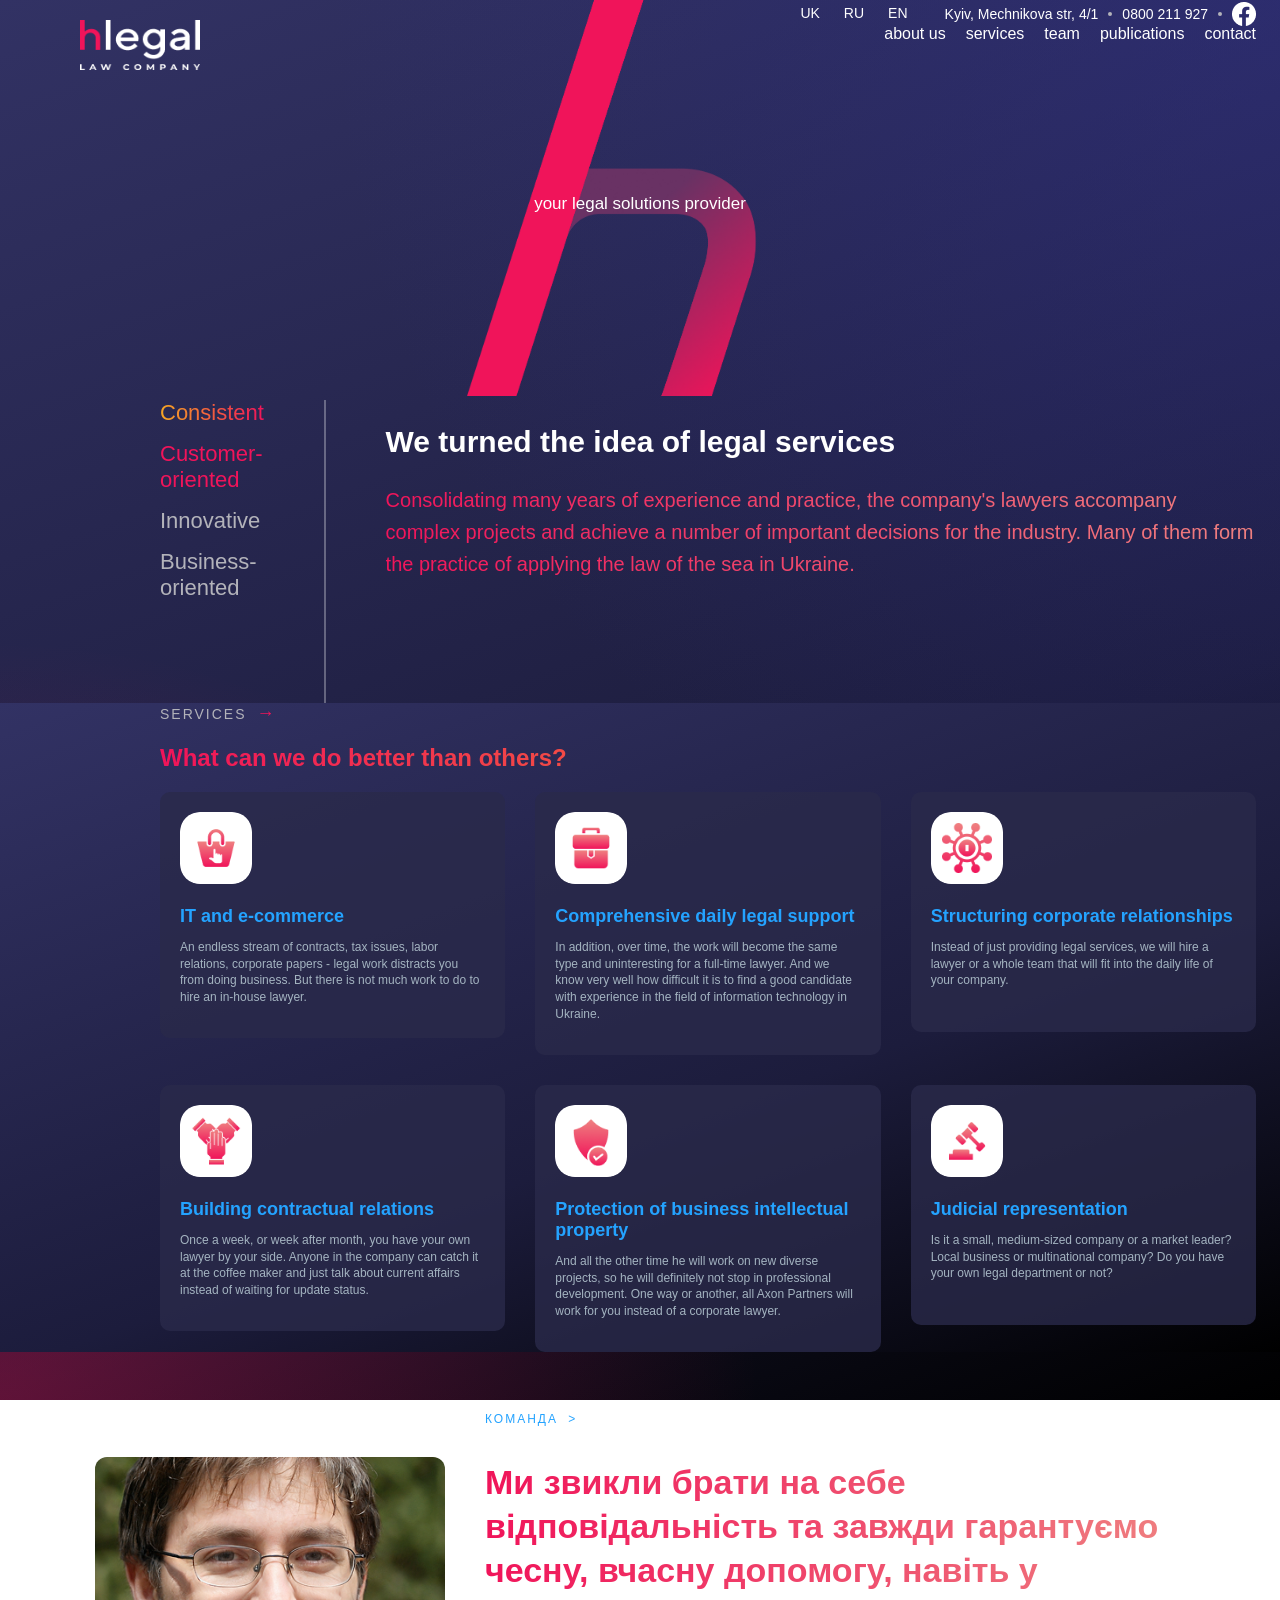
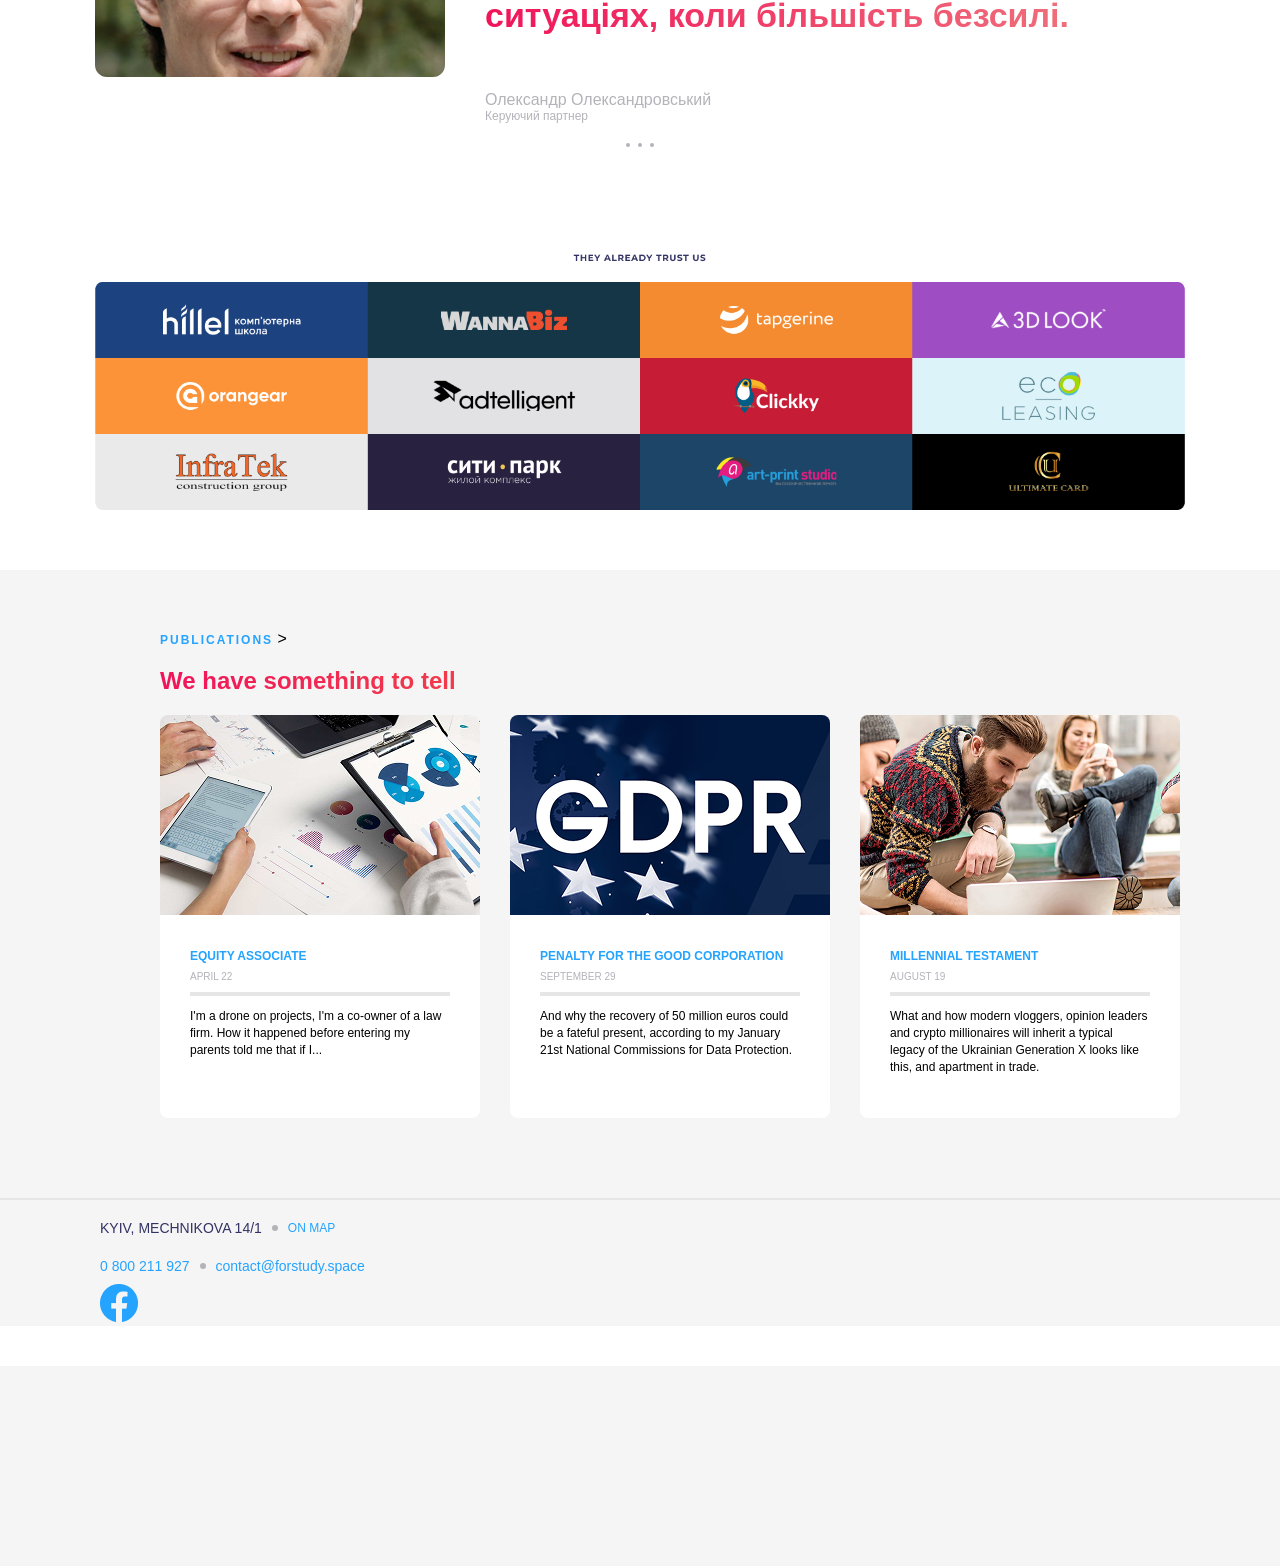
<file: index.html>
<!doctype html>
<html lang="en">
  <head>
    <meta charset="UTF-8" />
    <title>Hlegal</title>
    <link rel="stylesheet" href="style.css" />
  </head>
  <body>
    <header class="header">
      <div class="container header__inner">
        <img src="images/logo.png" alt="logo" class="header__logo-img" />
        <div class="header__top">
          <div class="header__lang">
            <span>UK</span>
            <span>RU</span>
            <span>EN</span>
          </div>

          <div class="header__info">
            <span>Kyiv, Mechnikova str, 4/1</span>
            <span class="dot"></span>
            <span>0800 211 927</span>
            <span class="dot"></span>
            <img src="images/facebook.png" alt="fb" />
          </div>
        </div>

        <nav class="header__nav">
          <a href="#">about us</a>
          <a href="pages/services.html">services</a>
          <a href="#">team</a>
          <a href="#">publications</a>
          <a href="#">contact</a>
        </nav>
      </div>
    </header>

    <main>
      <section class="hero">
        <img src="images/h-letter.png" class="hero__bg" alt="" />
        <div class="hero__content">
          <h1>your legal solutions provider</h1>
        </div>
      </section>
      <section class="about">
        <div class="container about__inner">
          <ul class="about__list">
            <li>Consistent</li>
            <li class="active">Customer-oriented</li>
            <li>Innovative</li>
            <li>Business-oriented</li>
          </ul>

          <div class="about__divider"></div>

          <div class="about__content">
            <h2>We turned the idea of legal services</h2>
            <p>
              Consolidating many years of experience and practice, the company's
              lawyers accompany complex projects and achieve a number of
              important decisions for the industry. Many of them form the
              practice of applying the law of the sea in Ukraine.
            </p>
          </div>
        </div>
      </section>

      <section class="services">
        <div class="container">
          <div class="services__top">
            <span class="services__label">SERVICES</span>
            <span class="services__arrow">→</span>
          </div>
          <h2>What can we do better than others?</h2>

          <div class="services__grid">
            <div class="card">
              <img src="images/it.png" alt="" />
              <h3>IT and e-commerce</h3>
              <p>
                An endless stream of contracts, tax issues, labor relations,
                corporate papers - legal work distracts you from doing business.
                But there is not much work to do to hire an in-house lawyer.
              </p>
            </div>

            <div class="card">
              <img src="images/legal.png" alt="" />
              <h3>Comprehensive daily legal support</h3>
              <p>
                In addition, over time, the work will become the same type and
                uninteresting for a full-time lawyer. And we know very well how
                difficult it is to find a good candidate with experience in the
                field of information technology in Ukraine.
              </p>
            </div>

            <div class="card">
              <img src="images/corporate.png" alt="" />
              <h3>Structuring corporate relationships</h3>
              <p>
                Instead of just providing legal services, we will hire a lawyer
                or a whole team that will fit into the daily life of your
                company.
              </p>
            </div>

            <div class="card">
              <img src="images/contracts.png" alt="" />
              <h3>Building contractual relations</h3>
              <p>
                Once a week, or week after month, you have your own lawyer by
                your side. Anyone in the company can catch it at the coffee
                maker and just talk about current affairs instead of waiting for
                update status.
              </p>
            </div>

            <div class="card">
              <img src="images/ip.png" alt="" />
              <h3>Protection of business intellectual property</h3>
              <p>
                And all the other time he will work on new diverse projects, so
                he will definitely not stop in professional development. One way
                or another, all Axon Partners will work for you instead of a
                corporate lawyer.
              </p>
            </div>

            <div class="card">
              <img src="images/court.png" alt="" />
              <h3>Judicial representation</h3>
              <p>
                Is it a small, medium-sized company or a market leader? Local
                business or multinational company? Do you have your own legal
                department or not?
              </p>
            </div>
          </div>
        </div>
      </section>

      <section class="team">
        <div class="team__inner">
          <img src="images/person.jpg" alt="" />
          <div class="team__text">
            <span class="team__label"
              >КОМАНДА <span class="arrow">></span></span
            >
            <p>
              Ми звикли брати на себе відповідальність та завжди гарантуємо
              чесну, вчасну допомогу, навіть у ситуаціях, коли більшість
              безсилі.
            </p>
            <span class="team__name"> Олександр Олександровський</span>
            <span class="team__role">Керуючий партнер</span>
          </div>
        </div>
        <div class="team__dots">
          <span class="dot active"></span>
          <span class="dot"></span>
          <span class="dot"></span>
        </div>
        <div class="trust">
          <p class="trust__title"></p>
        </div>
        <div class="trust__image">
          <img src="images/Clients.jpg" alt="clients" />
        </div>
      </section>

      <section class="blog">
        <div class="container">
          <div class="posts-header">
            <div class="posts-header__top">
              <span class="posts-header__label">PUBLICATIONS</span>
              <span class="posts-header__arrow">></span>
            </div>

            <h2 class="posts-header__title">We have something to tell</h2>
          </div>

          <div class="blog__grid">
            <div class="post">
              <img src="images/Cover.png" />
              <div class="post__text">
                <span class="post__tag">EQUITY ASSOCIATE</span>

                <span class="post__date">APRIL 22</span>

                <div class="post__separator"></div>

                <p class="post__content">
                  I'm a drone on projects, I'm a co-owner of a law firm. How it
                  happened before entering my parents told me that if I...
                </p>
              </div>
            </div>

            <div class="post">
              <img src="images/im.png" />
              <div class="post__text">
                <span class="post__tag">PENALTY FOR THE GOOD CORPORATION</span>

                <span class="post__date">SEPTEMBER 29</span>

                <div class="post__separator"></div>

                <p class="post__content">
                  And why the recovery of 50 million euros could be a fateful
                  present, according to my January 21st National Commissions for
                  Data Protection.
                </p>
              </div>
            </div>

            <div class="post">
              <img src="images/ii.png" />
              <div class="post__text">
                <span class="post__tag">MILLENNIAL TESTAMENT</span>

                <span class="post__date">AUGUST 19</span>

                <div class="post__separator"></div>

                <p class="post__content">
                  What and how modern vloggers, opinion leaders and crypto
                  millionaires will inherit a typical legacy of the Ukrainian
                  Generation X looks like this, and apartment in trade.
                </p>
              </div>
            </div>
          </div>
        </div>
      </section>
    </main>
    <div class="footer-top">
      <div class="footer-separator"></div>

      <div class="footer-info">
        <!-- 1 строка -->
        <div class="footer-row">
          <span class="footer-address">KYIV, MECHNIKOVA 14/1</span>
          <span class="footer-dot"></span>
          <span class="footer-map">ON MAP</span>
        </div>

        <!-- 2 строка -->
        <div class="footer-row">
          <span class="footer-separator-small"></span>
        </div>

        <!-- 3 строка -->
        <div class="footer-row">
          <span class="footer-phone">0 800 211 927</span>
          <span class="footer-dot"></span>
          <span class="footer-email">contact@forstudy.space</span>
        </div>

        <div class="footer-social">
          <img src="images/facebookk.png" alt="" />
        </div>
      </div>
    </div>
    <footer class="footer">
      <div class="container"></div>
    </footer>
  </body>
</html>
</file>
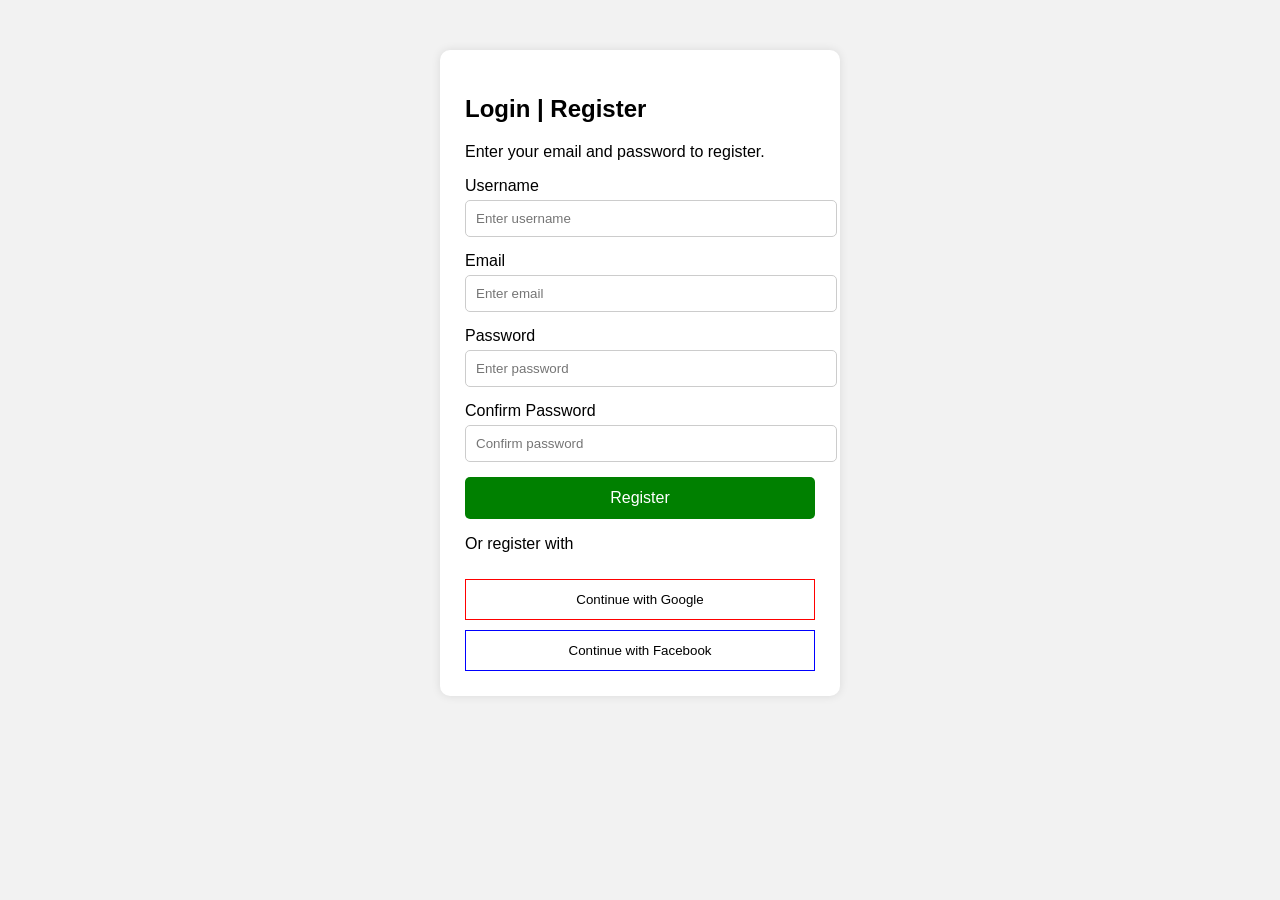
<file: GREENSHOP/index.html>
<!DOCTYPE html>
<html>
<head>
    <meta charset="UTF-8">
    <title>Registration</title>

    <style>
        body {
            font-family: Arial;
            background: #f2f2f2;
        }

        .form-container {
            width: 350px;
            margin: 50px auto;
            background: white;
            padding: 25px;
            border-radius: 10px;
            box-shadow: 0px 0px 10px rgba(0,0,0,0.1);
        }

        input[type="text"],
        input[type="email"],
        input[type="password"] {
            width: 100%;
            padding: 10px;
            border: 1px solid #ccc;
            border-radius: 5px;
            margin-top: 5px;
            margin-bottom: 15px;
        }

        input[type="submit"] {
            width: 100%;
            padding: 12px;
            background: green;
            color: white;
            border: none;
            border-radius: 5px;
            font-size: 16px;
            cursor: pointer;
        }

        .google-btn {
            width: 100%;
            padding: 12px;
            border: 1px solid red;
            background: white;
            margin-top: 10px;
            cursor: pointer;
        }

        .facebook-btn {
            width: 100%;
            padding: 12px;
            border: 1px solid blue;
            background: white;
            margin-top: 10px;
            cursor: pointer;
        }
    </style>

</head>
<body>

<div class="form-container">

    <h2>Login | Register</h2>
    <p>Enter your email and password to register.</p>

    <form>

        Username<br>
        <input type="text" placeholder="Enter username">

        Email<br>
        <input type="email" placeholder="Enter email">

        Password<br>
        <input type="password" placeholder="Enter password">

        Confirm Password<br>
        <input type="password" placeholder="Confirm password">

        <input type="submit" value="Register">

    </form>

    <p>Or register with</p>

    <input type="button" value="Continue with Google" class="google-btn">
    <input type="button" value="Continue with Facebook" class="facebook-btn">

</div>

</body>
</html>
</file>
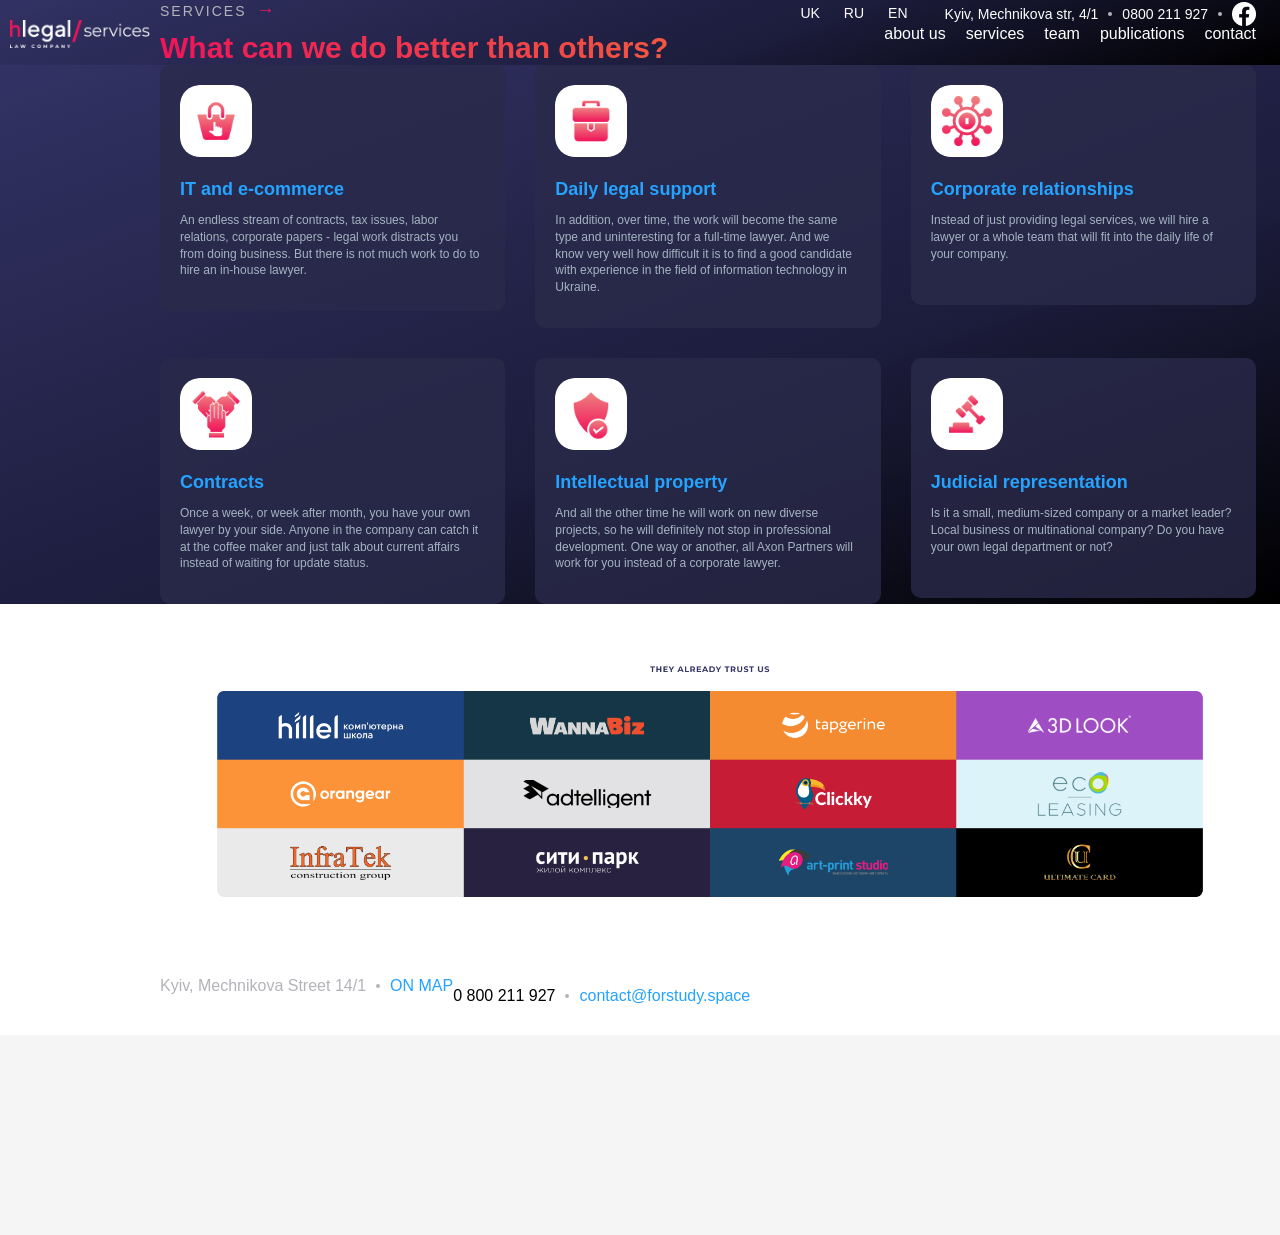
<file: pages/services.html>
<!doctype html>
<html lang="en">
  <head>
    <meta charset="UTF-8" />
    <title>Services</title>
    <link rel="stylesheet" href="../style.css" />
  </head>

  <body>
    <div class="services-page">
      <!-- HEADER -->
      <header class="header">
        <div class="container header__inner">
          <img src="../images/logos.png" class="header__logo-img" />

          <div class="header__top">
            <div class="header__lang">
              <span>UK</span>
              <span>RU</span>
              <span>EN</span>
            </div>

            <div class="header__info">
              <span>Kyiv, Mechnikova str, 4/1</span>
              <span class="dot"></span>
              <span>0800 211 927</span>
              <span class="dot"></span>
              <img src="../images/facebook.png" />
            </div>
          </div>

          <nav class="header__nav">
            <a href="../index.html">about us</a>
            <a href="services.html">services</a>
            <a href="#">team</a>
            <a href="#">publications</a>
            <a href="#">contact</a>
          </nav>
        </div>
      </header>

      <section class="services-title">
        <div class="container">
          <div class="services__top">
            <span class="services__label">SERVICES</span>
            <span class="services__arrow">→</span>
          </div>

          <h2 class="services__title">What can we do better than others?</h2>
        </div>
      </section>

      <!-- SERVICES GRID -->
      <section class="services">
        <div class="container">
          <div class="services__grid">
            <div class="card">
              <img src="../images/it.png" />
              <h3>IT and e-commerce</h3>
              <p>
                An endless stream of contracts, tax issues, labor relations,
                corporate papers - legal work distracts you from doing business.
                But there is not much work to do to hire an in-house lawyer.
              </p>
            </div>

            <div class="card">
              <img src="../images/legal.png" />
              <h3>Daily legal support</h3>
              <p>
                In addition, over time, the work will become the same type and
                uninteresting for a full-time lawyer. And we know very well how
                difficult it is to find a good candidate with experience in the
                field of information technology in Ukraine.
              </p>
            </div>

            <div class="card">
              <img src="../images/corporate.png" />
              <h3>Corporate relationships</h3>
              <p>
                Instead of just providing legal services, we will hire a lawyer
                or a whole team that will fit into the daily life of your
                company.
              </p>
            </div>

            <div class="card">
              <img src="../images/contracts.png" />
              <h3>Contracts</h3>
              <p>
                Once a week, or week after month, you have your own lawyer by
                your side. Anyone in the company can catch it at the coffee
                maker and just talk about current affairs instead of waiting for
                update status.
              </p>
            </div>

            <div class="card">
              <img src="../images/ip.png" />
              <h3>Intellectual property</h3>
              <p>
                And all the other time he will work on new diverse projects, so
                he will definitely not stop in professional development. One way
                or another, all Axon Partners will work for you instead of a
                corporate lawyer.
              </p>
            </div>

            <div class="card">
              <img src="../images/court.png" />
              <h3>Judicial representation</h3>
              <p>
                Is it a small, medium-sized company or a market leader? Local
                business or multinational company? Do you have your own legal
                department or not?
              </p>
            </div>
          </div>
        </div>
      </section>

      <!-- TRUST -->
      <section class="clients">
        <div class="container">
          <img src="../images/Clients.jpg" />
        </div>
      </section>

      <footer class="footer">
        <div class="container footer__inner">
          <!-- левая часть -->
          <div class="footer__left">
            <div class="footer__address">
              <span class="footer__city">Kyiv, Mechnikova Street 14/1</span>
              <span class="dot"></span>
              <span class="footer__map">ON MAP</span>
            </div>
          </div>

          <!-- правая часть -->
          <div class="footer__right">
            <div class="footer__contacts">
              <span class="footer__phone">0 800 211 927</span>
              <span class="dot"></span>
              <span class="footer__email">contact@forstudy.space</span>
              <img src="../images/facebook.png" class="footer__fb" />
            </div>
          </div>
        </div>
      </footer>
    </div>
  </body>
</html>
</file>
<file: style.css>
@charset "UTF-8";
body {
  margin: 0;
  font-family: Arial;
  background: whitesmoke;
  min-height: 100vh;
  padding-bottom: 200px;
}

.container {
  max-width: 1600px;
  margin: 0 auto;
  padding: 0 160px;
  padding-right: 0;
  margin-right: 24px;
}

/* HEADER */
.header {
  position: absolute;
  width: 100%;
  top: 0;
  z-index: 10;
}
.header__inner {
  height: auto;
  display: flex;
  justify-content: space-between;
  align-items: center;
}
.header__nav a {
  margin-left: 20px;
  color: white;
  text-decoration: none;
}
.header__nav a:hover {
  color: #f0145a;
}

/* HERO */
.hero {
  min-height: 1150px;
  padding-bottom: 250px;
  display: flex;
  justify-content: center;
  align-items: flex-start;
  position: relative;
  z-index: 1;
  background: radial-gradient(circle at bottom left, rgba(240, 20, 90, 0.35), transparent 40%), radial-gradient(circle at top right, rgba(50, 50, 150, 0.4), transparent 50%), linear-gradient(160deg, #323264 0%, #1c1c3c 60%, #000 100%);
}

.hero__bg {
  position: absolute;
  top: 0;
  left: 50%;
  transform: translateX(-50%);
  width: 27%;
  max-width: 872px;
  height: auto;
  z-index: 1;
}

.hero__content {
  position: relative;
  z-index: 2;
  margin-top: 180px;
}

.hero h1 {
  font-size: 17px;
  color: white;
  text-align: center;
  font-weight: 100;
}

/* FEATURES */
.features {
  padding: 0 280px;
  margin-top: -120px;
  position: relative;
  z-index: 3;
}
.features__list {
  display: flex;
  gap: 30px;
  list-style: none;
  color: white;
  font-size: 18px;
}
.features .active {
  color: #f0145a;
}

/* SERVICES */
.services {
  padding: 60px 0;
  margin-top: 0 !important;
  color: white;
  position: relative;
  z-index: 2;
}

.services__grid {
  display: grid;
  grid-template-columns: repeat(3, 1fr);
  gap: 30px;
  max-width: 1100px;
  margin: 0 auto;
  justify-content: center;
  align-items: start;
}

.card {
  padding: 20px;
  background: #2a2a4a;
  border-radius: 10px;
  min-height: 200px;
}
.card:hover {
  transform: translateY(-5px);
}
.card h3 {
  color: #24a3ff;
  font-size: 18px;
  margin-bottom: 10px;
}
.card p {
  font-size: 10px;
  color: hsl(206, 19%, 44%);
  line-height: 1.4;
}

/* TEAM */
.team {
  padding: 60px 0;
  background: white;
}
.team__inner {
  display: flex;
  gap: 40px;
  align-items: center;
  justify-content: center;
}
.team__text {
  display: flex;
  flex-direction: column;
  max-width: 700px;
}
.team__label {
  font-size: 12px;
  letter-spacing: 2px;
  color: #24a3ff;
}
.team__label .arrow {
  color: #24a3ff;
  margin-left: 5px;
}
.team p {
  font-size: 38px;
  font-weight: 700;
  line-height: 1.2;
  background: linear-gradient(90deg, #f0145a, #ef8080);
  -webkit-background-clip: text;
  -webkit-text-fill-color: transparent;
}
.team__name {
  margin-top: 20px;
  color: #b3b3ba;
  font-weight: 500;
  font-size: 16px;
}
.team__role {
  font-size: 12px;
  color: #b3b3ba;
  font-weight: 300;
}
.team img {
  width: 350px;
  height: 220px;
  -o-object-fit: cover;
     object-fit: cover;
  border-radius: 12px;
}
.team .team__dots {
  display: flex;
  justify-content: center;
  gap: 8px;
  margin-top: 20px;
}
.team .team .dot {
  width: 14px;
  height: 14px;
  border-radius: 50%;
  background: #24a3ff;
  opacity: 1;
}

/* CLIENTS */
.clients {
  padding: 60px 0;
}
.clients__grid {
  display: grid;
  grid-template-columns: repeat(4, 1fr);
  gap: 10px;
}
.clients .client {
  height: 120px;
  background: #ccc;
  border-radius: 12px;
}

/* BLOG */
.blog {
  padding: 60px 0;
}
.blog__grid {
  display: flex;
  gap: 30px;
}

.post {
  width: 513px;
  border-radius: 8px;
  overflow: hidden;
  background: #fff;
}
.post img {
  width: 100%;
  height: 200px;
  -o-object-fit: cover;
     object-fit: cover;
}
.post__text {
  padding: 30px;
}

/* FOOTER */
.footer {
  padding: 10px 160px 30px;
}

/* 📱 АДАПТИВ */
@media (max-width: 1024px) {
  .container {
    padding: 0 40px;
  }
  .services__grid {
    grid-template-columns: 1fr 1fr;
  }
  .blog__grid {
    flex-direction: column;
  }
}
@media (max-width: 768px) {
  .services__grid {
    grid-template-columns: 1fr;
  }
  .clients__grid {
    grid-template-columns: 1fr 1fr;
  }
}
.header__inner {
  display: flex;
  flex-direction: column;
  align-items: flex-end;
}

.header__top {
  width: 100%;
  display: flex;
  justify-content: flex-end;
  gap: 30px;
  align-items: flex-end;
  color: white;
  font-size: 14px;
  margin-bottom: 0px;
}

.header__nav {
  margin-top: 0px;
  display: flex;
  justify-content: flex-end;
  align-items: flex-start;
  line-height: 1;
}

.header__lang {
  display: flex;
  gap: 10px;
}
.header__lang span {
  cursor: pointer;
  transition: 0.3s;
}
.header__lang span {
  cursor: pointer;
  color: white;
  padding: 5px 7px;
  border-radius: 8px;
  transition: 0.3s;
}
.header__lang span:hover {
  background: #f0145a;
  color: white;
}

.header__info {
  display: flex;
  align-items: center;
  gap: 10px;
}
.header__info img {
  width: 24px;
  height: 24px;
}

.dot {
  width: 4px;
  height: 4px;
  background: #b3b3ba;
  border-radius: 50%;
}

.header__logo {
  display: none;
}

.header__logo-img {
  position: absolute;
  top: 20px;
  left: 80px;
  width: 120px;
  height: 50px;
}

.about {
  margin-top: -1000px !important;
  position: relative;
  z-index: 3;
  color: white;
}
.about__inner {
  display: flex;
  align-items: flex-start;
  gap: 60px;
}
.about__list {
  list-style: none;
  margin: 0;
  padding: 0;
  display: flex;
  flex-direction: column;
  gap: 15px;
  font-size: 22px;
}
.about__divider {
  width: 4px;
  height: 303px;
  background: rgba(255, 255, 255, 0.3);
}
.about h2 {
  font-size: 30px;
  font-weight: bold;
}

.active {
  color: #f0145a;
}

.about__list li:nth-child(1) {
  background: linear-gradient(90deg, #f5a623, #f0145a);
  -webkit-background-clip: text;
  -webkit-text-fill-color: transparent;
  background-clip: text;
}
.about__list li:nth-child(3),
.about__list li:nth-child(4) {
  color: #b3b3ba;
}

.services__top {
  display: flex;
  align-items: center;
  gap: 10px;
  margin-bottom: 10px;
}

.services__label {
  color: #b3b3ba;
  font-size: 14px;
  letter-spacing: 2px;
}

.services__arrow {
  color: #f0145a;
  font-size: 18px;
}

.services h2 {
  background: linear-gradient(90deg, #f0145a, #f5a623);
  -webkit-background-clip: text;
  -webkit-text-fill-color: transparent;
}

.hero {
  position: relative;
  z-index: 1;
}

.about {
  position: relative;
  z-index: 3;
}

.services {
  position: relative;
  z-index: 2;
}

.card img {
  width: 72px;
  height: 72px;
  border-radius: 20px;
  -o-object-fit: cover;
     object-fit: cover;
}

.about__content p {
  font-size: 20px;
  line-height: 1.6;
  background-image: linear-gradient(90deg, #f0145a, #ef8080);
  -webkit-background-clip: text;
  background-clip: text;
  color: transparent;
  -webkit-text-fill-color: transparent;
}

.team p {
  font-size: 34px;
  font-weight: 700;
  line-height: 1.3;
  background: linear-gradient(90deg, #f0145a, #ef8080);
  -webkit-background-clip: text;
  -webkit-text-fill-color: transparent;
}

.trust {
  margin-top: 20px;
  display: flex;
  flex-direction: column;
  align-items: center;
  gap: 20px;
}

.trust__title {
  font-size: 12px;
  font-weight: 600;
  letter-spacing: 2px;
  text-transform: uppercase;
  color: #000;
  width: 209px;
  height: 17px;
  text-align: center;
}

.trust__image {
  width: 100%;
  display: flex;
  justify-content: center;
}

.trust__image img {
  width: 95%;
  max-width: 1500px;
  height: auto;
  display: block;
  margin: 0 auto;
  -o-object-fit: contain;
     object-fit: contain;
}

.post__img {
  width: 513.33px;
  height: 200px;
  -o-object-fit: cover;
     object-fit: cover;
  border-radius: 8px 8px 0 0;
  display: block;
}

.posts-header__title {
  background: linear-gradient(90deg, #f0145a, #f5a623);
  -webkit-background-clip: text;
  -webkit-text-fill-color: transparent;
  color: transparent;
}

.posts-header__label {
  color: #24a3ff;
  font-size: 12px;
  font-weight: 600;
  letter-spacing: 2px;
  text-transform: uppercase;
}

.post__separator {
  width: 453px;
  height: 4px;
  background: #e6e6e6;
  margin: 10px 0;
}

.post {
  width: 320px;
  border-radius: 8px;
  overflow: hidden;
}

.post__tag {
  color: #24a3ff;
  font-size: 12px;
  font-weight: 600;
  text-transform: uppercase;
  display: block;
  margin-bottom: 8px;
}

.post__date {
  color: #b3b3ba;
  font-size: 10px;
  text-transform: uppercase;
  display: block;
  margin-bottom: 10px;
}

.post__separator {
  width: 100%;
  height: 4px;
  background: #e6e6e6;
  margin: 10px 0;
}

.post__content {
  font-size: 12px;
  color: #000;
  line-height: 1.4;
}

.footer-top {
  margin-top: 20px;
}

.footer-separator {
  width: 100%;
  max-width: 1600px;
  height: 2px;
  background: #e6e6e6;
  margin: 0 auto 20px;
}

.footer-info {
  display: flex;
  flex-direction: column;
  align-items: flex-start;
  gap: 10px;
  padding-left: 100px;
}

/* строки */
.footer-row {
  display: flex;
  align-items: center;
  justify-content: flex-start;
  gap: 10px;
}

/* адрес */
.footer-address {
  color: #323264;
  font-size: 14px;
}

/* точки */
.footer-dot {
  width: 6px;
  height: 6px;
  background: #b3b3ba;
  border-radius: 50%;
}

/* MAP */
.footer-map {
  font-size: 12px;
  color: #24a3ff;
  text-transform: uppercase;
}

/* маленький separator */
.footer-separator-small {
  width: 100%;
  max-width: 1600px;
  height: 2px;
  background: #e6e6e6;
}

/* телефон и email */
.footer-phone,
.footer-email {
  font-size: 14px;
  color: #24a3ff;
}

/* иконка */
.footer-social img {
  width: 38px;
  height: 38px;
}

.services {
  background: linear-gradient(160deg, #323264 0%, #1c1c3c 60%, #000 100%);
  padding: 60px 0 120px;
  color: white;
}

.services__top {
  display: flex;
  align-items: center;
  gap: 10px;
  margin-bottom: 10px;
}

.services__label {
  color: #b3b3ba;
  font-size: 14px;
  letter-spacing: 2px;
  text-transform: uppercase;
}

.services__arrow {
  color: #f0145a;
  font-size: 18px;
}

.services__title {
  font-size: 30px;
  font-weight: 700;
  background: linear-gradient(90deg, #f0145a, #f5a623);
  -webkit-background-clip: text;
  -webkit-text-fill-color: transparent;
}

.card p {
  font-size: 12px;
  color: hsl(206, 19%, 70%);
  line-height: 1.4;
}

.card {
  padding: 20px;
  background: rgba(42, 42, 74, 0.8);
  border-radius: 10px;
}

.services-page {
  min-height: 100vh;
}
.services-page .services-page {
  margin: 0;
  padding: 0;
}

.services-page {
  margin: 0;
  padding: 0;
}

.services-page .header {
  margin-top: 0;
}

.services-hero,
.services-title,
.services {
  background: linear-gradient(160deg, #323264 0%, #1c1c3c 60%, #000 100%);
}

.clients,
.footer {
  background: white;
}

.services-title h2 {
  margin: 0;
}

.services-title,
.services {
  margin: 0;
  padding: 0;
}

.services-page .header__logo-img {
  position: absolute;
  top: 20px;
  left: 10px; /* сдвиг влево */
  width: 140px; /* ширина */
  height: auto;
}

.services-page .clients img {
  width: 1100px; /* уменьшаем */
  height: auto;
  display: block;
  margin-left: 0; /* влево */
}

.services-page .clients .container {
  display: flex;
  justify-content: flex-start; /* влево */
}

.services-page .clients img {
  width: 1100px;
  height: auto;
}

.services-page .footer__inner {
  display: flex;
  justify-content: flex-start;
  gap: -50px;
  align-items: flex-start;
}

/* левая часть */
.services-page .footer__address {
  display: flex;
  gap: 10px;
  align-items: center;
}

.services-page .footer__city {
  color: #b3b3ba;
}

.services-page .footer__map {
  color: #24a3ff;
}

/* правая часть */
.services-page .footer__contacts {
  display: flex;
  gap: 10px;
  align-items: center;
}

.services-page .footer__phone {
  color: #000;
}

.services-page .footer__email {
  color: #24a3ff;
}

/* иконка */
.services-page .footer__fb {
  width: 38px;
  height: 38px;
}

.services-page .footer {
  padding: 20px 0;
}

.services-page .footer__left,
.services-page .footer__right {
  display: flex;
  flex-direction: column;
}/*# sourceMappingURL=style.css.map */
</file>
